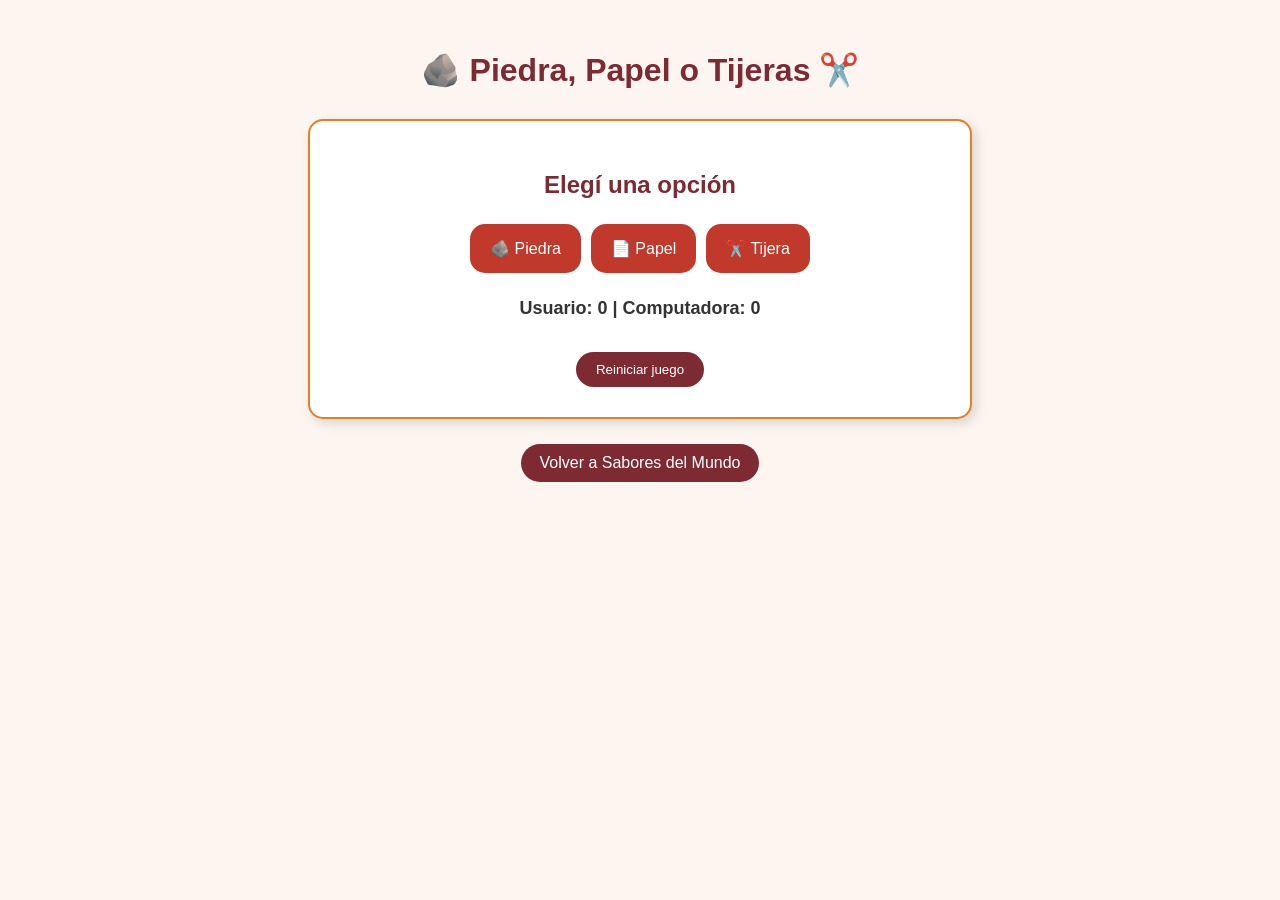
<file: piedra-papel-tijeras.html>
<!DOCTYPE html>
<html lang="es">

<head>
    <meta charset="UTF-8">
    <meta name="viewport" content="width=device-width, initial-scale=1.0">

    <title>Piedra, Papel o Tijeras - Sabores del Mundo</title>

    <link rel="stylesheet" href="piedra-papel-tijeras.css">
</head>

<body>

    <h1>🪨 Piedra, Papel o Tijeras ✂️</h1>

    <div class="juego">

        <h2>Elegí una opción</h2>

        <div class="opciones">

            <button class="opcion" data-opcion="piedra">
                🪨 Piedra
            </button>

            <button class="opcion" data-opcion="papel">
                📄 Papel
            </button>

            <button class="opcion" data-opcion="tijera">
                ✂️ Tijera
            </button>

        </div>

        <p id="eleccionUsuario"></p>

        <p id="eleccionComputadora"></p>

        <h2 id="resultado"></h2>

        <p id="marcador">
            Usuario: 0 | Computadora: 0
        </p>

        <button id="reiniciar">
            Reiniciar juego
        </button>

    </div>

    <a href="index.html" class="volver">
        Volver a Sabores del Mundo
    </a>

    <script src="piedra-papel-tijeras.js"></script>

</body>

</html>
</file>
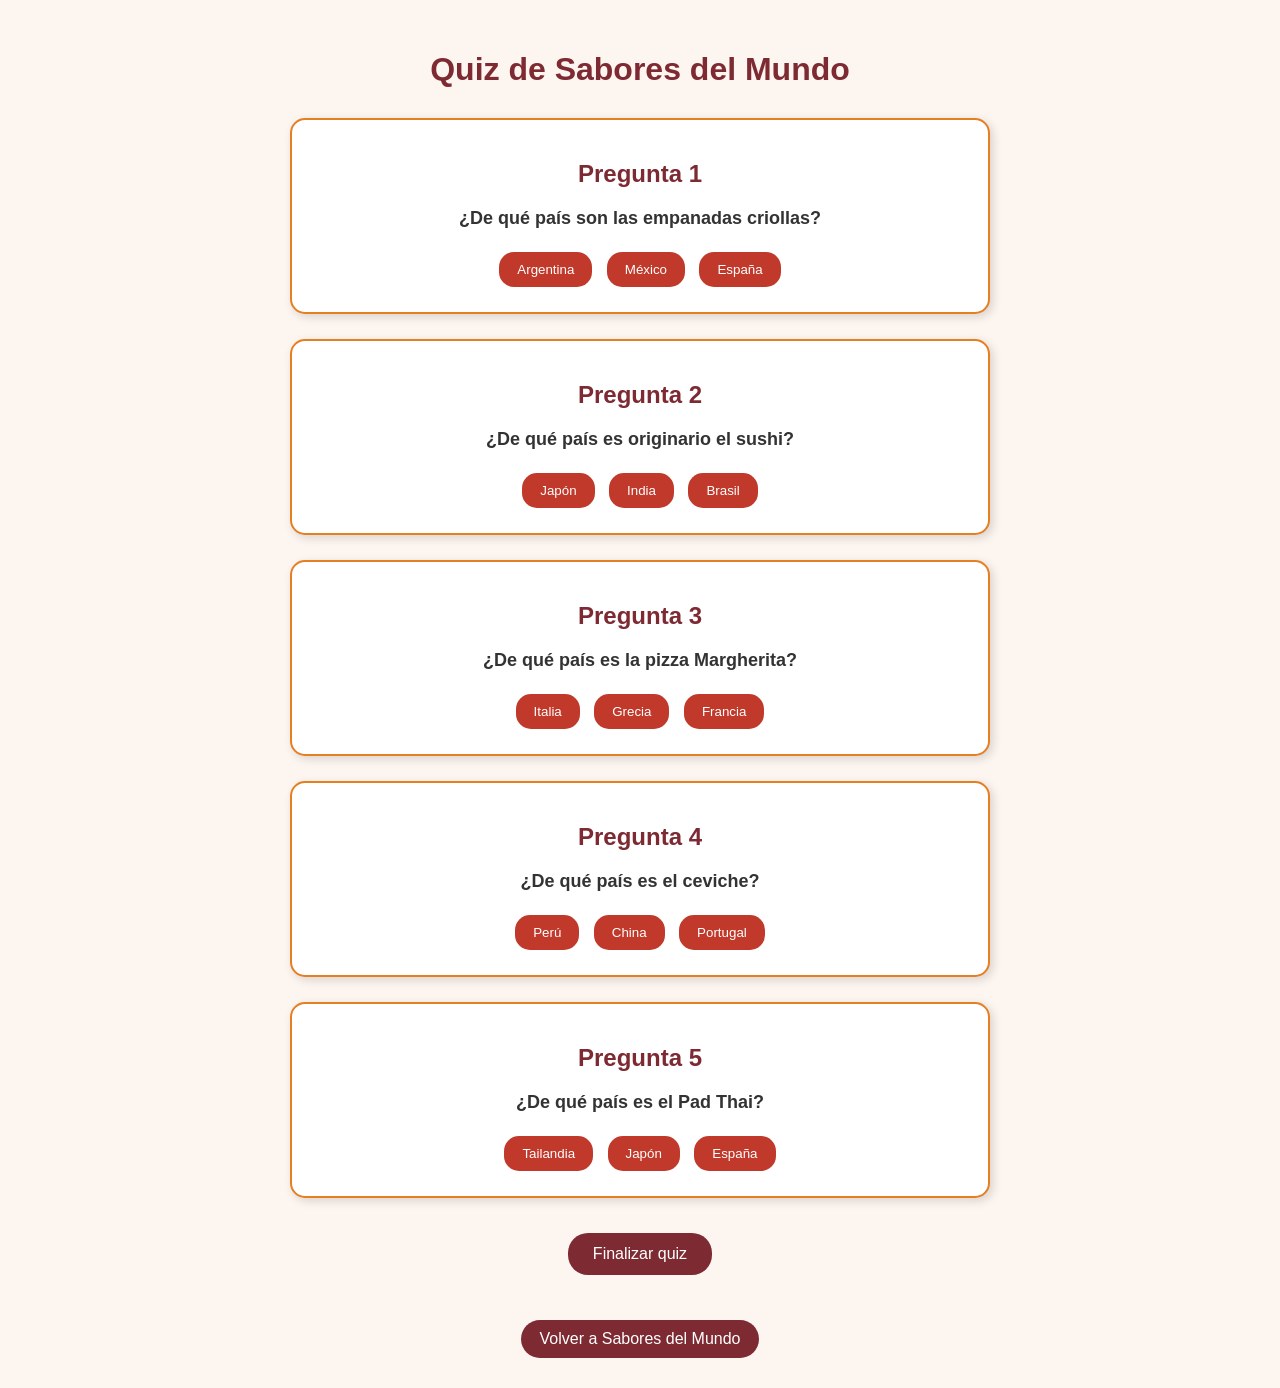
<file: quiz.html>
<!DOCTYPE html>
<html lang="es">

<head>
    <meta charset="UTF-8">
    <meta name="viewport" content="width=device-width, initial-scale=1.0">

    <title>Quiz - Sabores del Mundo</title>

    <link rel="stylesheet" href="quiz.css">
</head>

<body>

    <h1>Quiz de Sabores del Mundo</h1>

    <div id="quiz">

        <!-- PREGUNTA 1 -->
        <div class="pregunta">

            <h2>Pregunta 1</h2>

            <p>¿De qué país son las empanadas criollas?</p>

            <button>Argentina</button>
            <button>México</button>
            <button>España</button>

        </div>


        <!-- PREGUNTA 2 -->
        <div class="pregunta">

            <h2>Pregunta 2</h2>

            <p>¿De qué país es originario el sushi?</p>

            <button>Japón</button>
            <button>India</button>
            <button>Brasil</button>

        </div>


        <!-- PREGUNTA 3 -->
        <div class="pregunta">

            <h2>Pregunta 3</h2>

            <p>¿De qué país es la pizza Margherita?</p>

            <button>Italia</button>
            <button>Grecia</button>
            <button>Francia</button>

        </div>


        <!-- PREGUNTA 4 -->
        <div class="pregunta">

            <h2>Pregunta 4</h2>

            <p>¿De qué país es el ceviche?</p>

            <button>Perú</button>
            <button>China</button>
            <button>Portugal</button>

        </div>


        <!-- PREGUNTA 5 -->
        <div class="pregunta">

            <h2>Pregunta 5</h2>

            <p>¿De qué país es el Pad Thai?</p>

            <button>Tailandia</button>
            <button>Japón</button>
            <button>España</button>

        </div>


        <button id="finalizar">Finalizar quiz</button>

        <p id="resultado"></p>

    </div>


    <a href="index.html">Volver a Sabores del Mundo</a>


    <script src="quiz.js"></script>

</body>

</html>
</file>
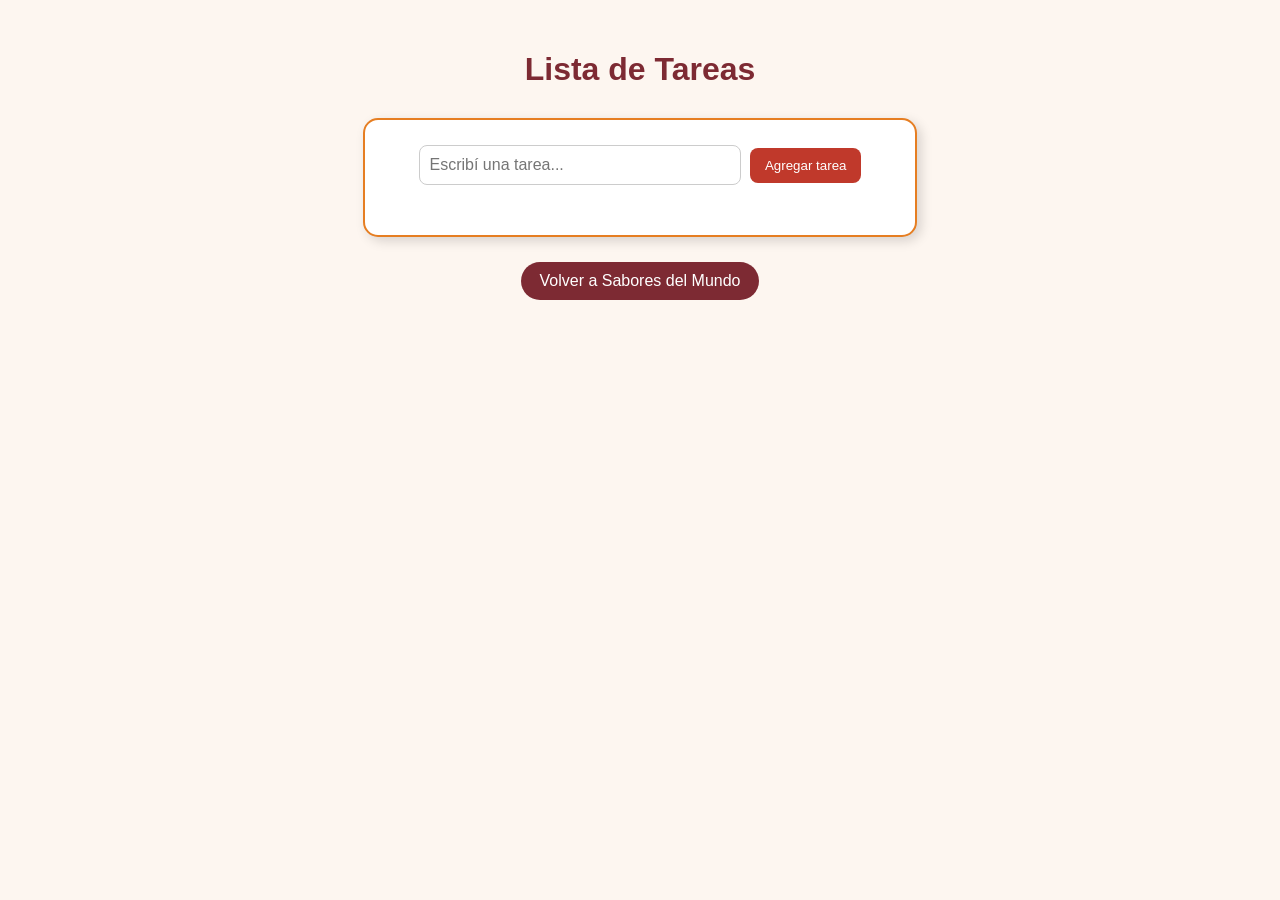
<file: tareas.html>
<!DOCTYPE html>
<html lang="es">

<head>
    <meta charset="UTF-8">
    <meta name="viewport" content="width=device-width, initial-scale=1.0">

    <title>Lista de Tareas - Sabores del Mundo</title>

    <link rel="stylesheet" href="tareas.css">
</head>

<body>

    <h1>Lista de Tareas</h1>

    <div class="contenedor-tareas">

        <input
            type="text"
            id="nuevaTarea"
            placeholder="Escribí una tarea..."
        >

        <button id="agregarTarea">
            Agregar tarea
        </button>

        <ul id="listaTareas"></ul>

    </div>

    <a href="index.html" class="volver">
        Volver a Sabores del Mundo
    </a>


    <script src="tareas.js"></script>

</body>

</html>
</file>
<file: piedra-papel-tijeras.css>
body {
    font-family: Arial, sans-serif;
    background-color: #fdf6f0;
    color: #333;
    text-align: center;
    margin: 0;
    padding: 30px;
        background-image: url("https://cloudfront-us-east-1.images.arcpublishing.com/infobae/PHEBJR3XVBGUVNOH4NYVRJL7BE.jpg");
    background-size: cover;
    background-position: center;
    background-repeat: no-repeat;
    background-attachment: fixed;
}

h1 {
    color: #7d2a33;
    margin-bottom: 30px;
}

.juego {
    width: 600px;
    max-width: 90%;
    margin: auto;
    background-color: white;
    padding: 30px;
    border: 2px solid #e67e22;
    border-radius: 15px;
    box-shadow: 4px 4px 12px rgba(0, 0, 0, 0.15);
}

.juego h2 {
    color: #7d2a33;
}

.opciones {
    display: flex;
    justify-content: center;
    flex-wrap: wrap;
    gap: 10px;
    margin: 25px 0;
}

.opcion {
    background-color: #c0392b;
    color: white;
    border: none;
    padding: 15px 20px;
    border-radius: 15px;
    cursor: pointer;
    font-size: 16px;
}

.opcion:hover {
    background-color: #e67e22;
    transform: scale(1.05);
}

#eleccionUsuario,
#eleccionComputadora {
    font-size: 18px;
    font-weight: bold;
}

#resultado {
    font-size: 24px;
    color: #e67e22;
    margin: 25px 0;
}

#marcador {
    font-size: 18px;
    font-weight: bold;
}

#reiniciar {
    background-color: #7d2a33;
    color: white;
    border: none;
    padding: 10px 20px;
    border-radius: 20px;
    cursor: pointer;
    margin-top: 15px;
}

#reiniciar:hover {
    background-color: #e67e22;
}

.volver {
    display: inline-block;
    margin-top: 25px;
    background-color: #7d2a33;
    color: white;
    padding: 10px 18px;
    border-radius: 20px;
    text-decoration: none;
}

.volver:hover {
    background-color: #e67e22;
}
</file>
<file: quiz.css>
body {
    font-family: Arial, sans-serif;
    background-color: #fdf6f0;
    color: #333;
    text-align: center;
    margin: 0;
    padding: 30px;
        background-image: url("https://cloudfront-us-east-1.images.arcpublishing.com/infobae/PHEBJR3XVBGUVNOH4NYVRJL7BE.jpg");
    background-size: cover;
    background-position: center;
    background-repeat: no-repeat;
    background-attachment: fixed;
}

h1 {
    color: #7d2a33;
    margin-bottom: 30px;
}

#quiz {
    max-width: 700px;
    margin: auto;
}

.pregunta {
    background-color: white;
    border: 2px solid #e67e22;
    border-radius: 15px;
    padding: 20px;
    margin-bottom: 25px;
    box-shadow: 3px 3px 10px rgba(0, 0, 0, 0.15);
}

.pregunta h2 {
    color: #7d2a33;
}

.pregunta p {
    font-size: 18px;
    font-weight: bold;
}

.pregunta button {
    background-color: #c0392b;
    color: white;
    border: none;
    padding: 10px 18px;
    margin: 5px;
    border-radius: 15px;
    cursor: pointer;
}

.pregunta button:hover {
    background-color: #e67e22;
}

.pregunta button.seleccionada {
    background-color: #e67e22;
}

#finalizar {
    background-color: #7d2a33;
    color: white;
    border: none;
    padding: 12px 25px;
    border-radius: 20px;
    cursor: pointer;
    font-size: 16px;
    margin-top: 10px;
}

#finalizar:hover {
    background-color: #e67e22;
}

#resultado {
    font-size: 20px;
    font-weight: bold;
    margin-top: 20px;
}

body > a {
    display: inline-block;
    margin-top: 25px;
    background-color: #7d2a33;
    color: white;
    padding: 10px 18px;
    border-radius: 20px;
    text-decoration: none;
}

body > a:hover {
    background-color: #e67e22;
}
</file>
<file: tareas.css>
body {
    font-family: Arial, sans-serif;
    background-color: #fdf6f0;
    color: #333;
    text-align: center;
    margin: 0;
    padding: 30px;
        background-image: url("https://cloudfront-us-east-1.images.arcpublishing.com/infobae/PHEBJR3XVBGUVNOH4NYVRJL7BE.jpg");
    background-size: cover;
    background-position: center;
    background-repeat: no-repeat;
    background-attachment: fixed;
}

h1 {
    color: #7d2a33;
    margin-bottom: 30px;
}

.contenedor-tareas {
    width: 500px;
    max-width: 90%;
    margin: auto;
    background-color: white;
    padding: 25px;
    border: 2px solid #e67e22;
    border-radius: 15px;
    box-shadow: 4px 4px 12px rgba(0, 0, 0, 0.15);
}

#nuevaTarea {
    width: 60%;
    padding: 10px;
    border: 1px solid #ccc;
    border-radius: 8px;
    font-size: 16px;
}

#agregarTarea {
    padding: 10px 15px;
    margin-left: 5px;
    background-color: #c0392b;
    color: white;
    border: none;
    border-radius: 8px;
    cursor: pointer;
}

#agregarTarea:hover {
    background-color: #e67e22;
}

#listaTareas {
    list-style: none;
    padding: 0;
    margin-top: 25px;
}

#listaTareas li {
    display: flex;
    justify-content: space-between;
    align-items: center;
    background-color: #fff3e0;
    padding: 10px;
    margin-bottom: 10px;
    border-radius: 8px;
    text-align: left;
}

#listaTareas li.completada {
    text-decoration: line-through;
    opacity: 0.6;
}

.boton-completar {
    background-color: #27ae60;
    color: white;
    border: none;
    padding: 6px 10px;
    border-radius: 8px;
    cursor: pointer;
    margin-left: 5px;
}

.boton-eliminar {
    background-color: #c0392b;
    color: white;
    border: none;
    padding: 6px 10px;
    border-radius: 8px;
    cursor: pointer;
    margin-left: 5px;
}

.boton-completar:hover {
    background-color: #219150;
}

.boton-eliminar:hover {
    background-color: #7d2a33;
}

.volver {
    display: inline-block;
    margin-top: 25px;
    background-color: #7d2a33;
    color: white;
    padding: 10px 18px;
    border-radius: 20px;
    text-decoration: none;
}

.volver:hover {
    background-color: #e67e22;
}
</file>
